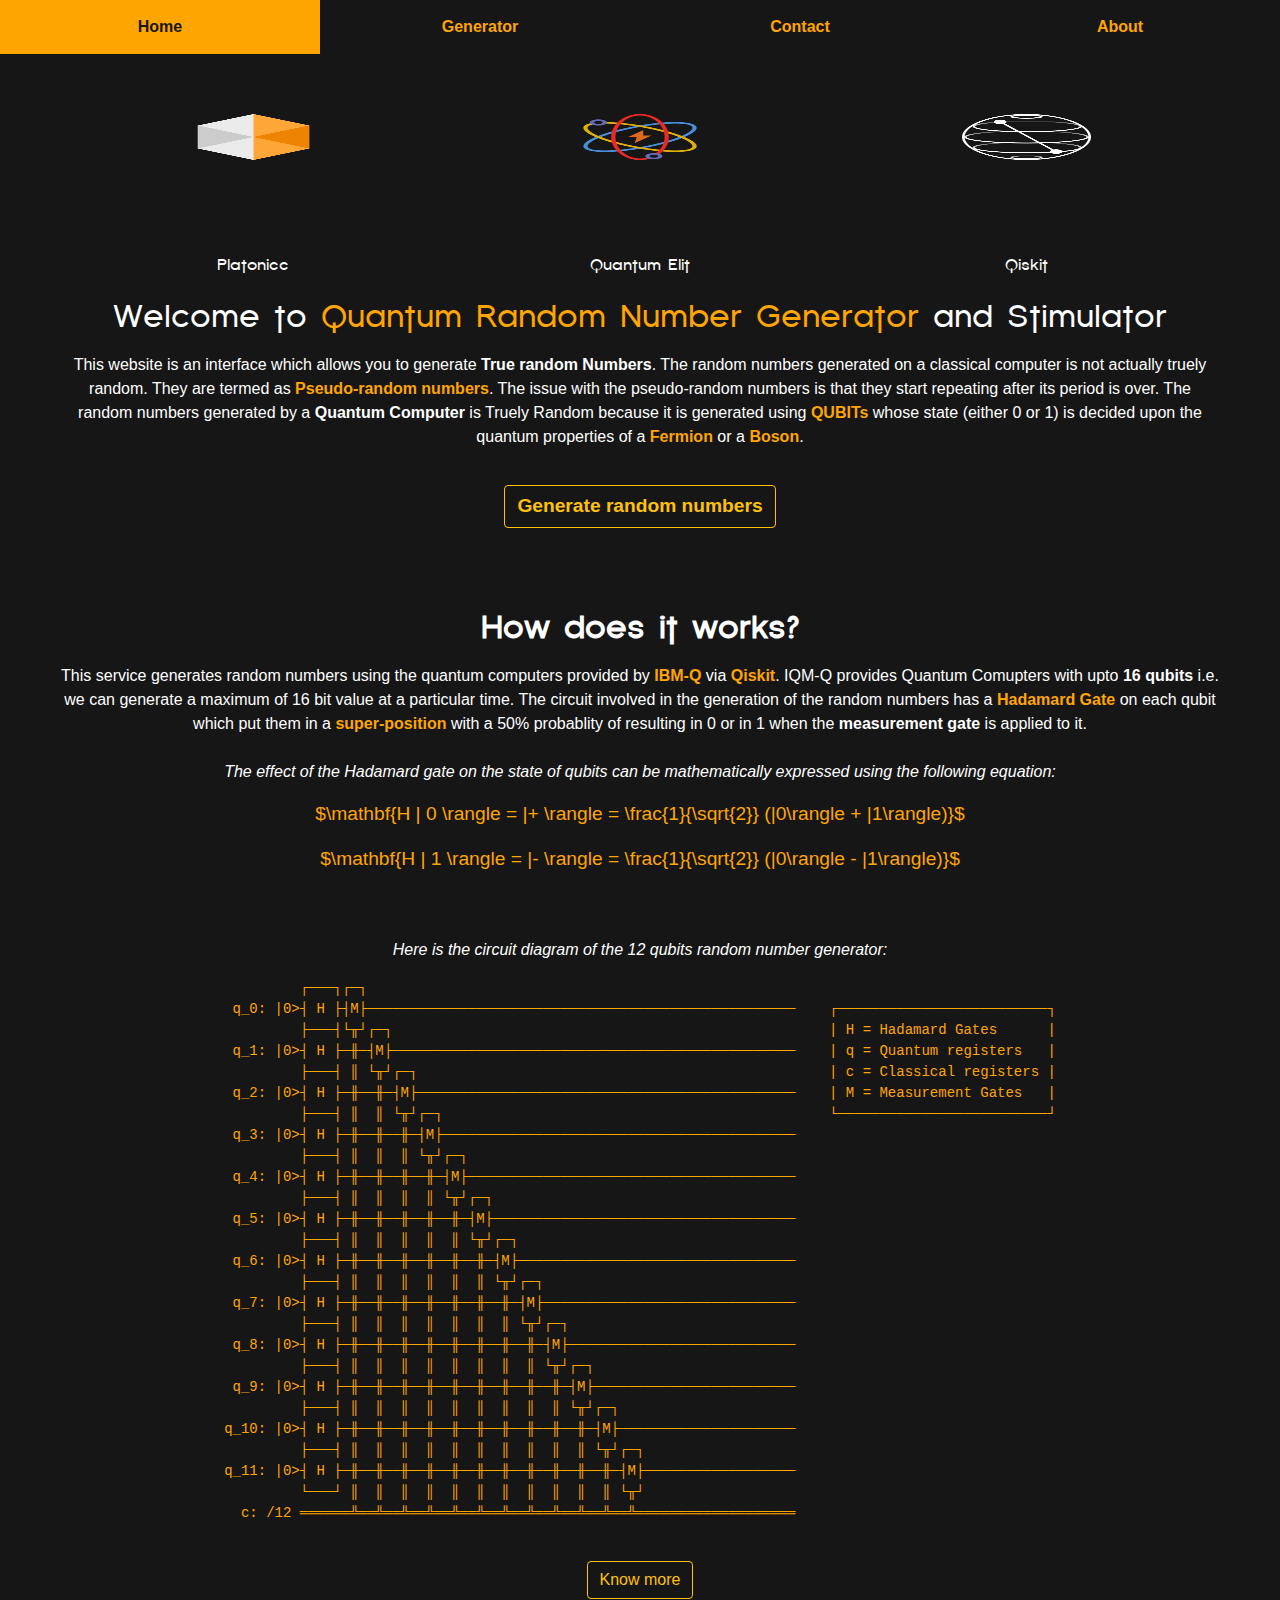
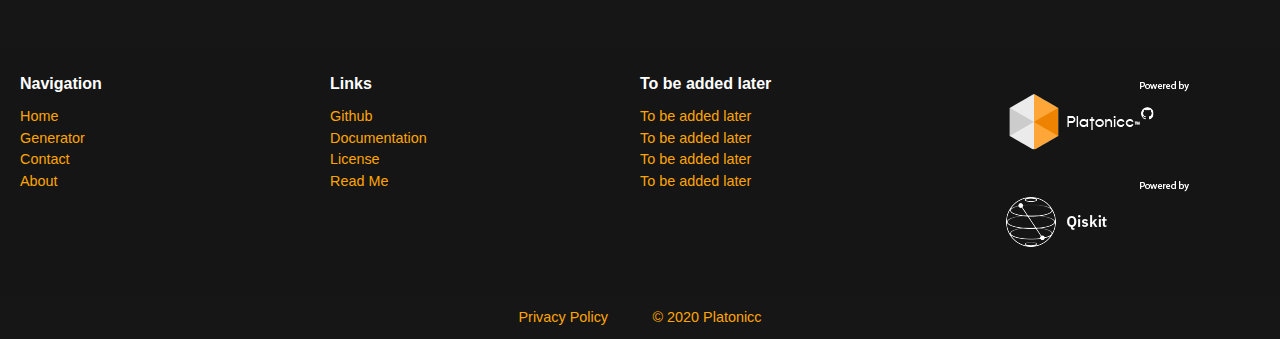
<file: index.html>
<!DOCTYPE html>
<html>
<head>
     <meta charset="UTF-8">
    <link rel="stylesheet" href="https://stackpath.bootstrapcdn.com/bootstrap/4.4.1/css/bootstrap.min.css" integrity="sha384-Vkoo8x4CGsO3+Hhxv8T/Q5PaXtkKtu6ug5TOeNV6gBiFeWPGFN9MuhOf23Q9Ifjh" crossorigin="anonymous">
    <link rel="stylesheet" type="text/css" href="style.css">
    <link rel="icon" href="img/icon/Platonicc.png">
    <title>
        Platonicc Quantum Random Generation
    </title>
</head>
<body>

    <!-- Navigation Bar -->
    <div>
    <ul class="nav">
        <li class="nav_item">
          <a class = "nav_link" href="index.html">Home</a></li>
        <li class="nav_item">
          <a class = "nav_link" href="index.html">Generator</a></li>
        <li class="nav_item">
          <a class = "nav_link" href="index.html">Contact</a></li>
        <li class="nav_item">
          <a class = "nav_link" href="index.html">About</a></li>
    </ul>
  </div>

<!-- Welcome Information -->
    <div class="div_info">

        <div class = "branding_container">
            <div class="platonicc_card">
                    <a href="https://github.com/Platonicc">
                        <img class="logo" src="img/icon/Platonicc.png" alt= "Platonic image"></a>
                    <span class = 'title'>Platonicc</span>
            </div>

            <div class="quantum_elit_card">
                    <a href="https://github.com/orgs/Platonicc/teams/quantum-elit">
                            <img class="logo" src="img/icon/quantum_elit_color.png" alt= "Platonic image"></a>
                    <span class = 'title'>Quantum Elit</span>
            </div>

            <div class="qiskit_card">
                    <a href="https://qiskit.org/">
                            <img class="logo" src="img/icon/qiskit.png" alt= "Platonic image"></a>
                    <span class = 'title'>Qiskit</span>
            </div>

        </div>
       
        <h2 class="title">Welcome to<span class = 'highlight'> Quantum Random Number Generator</span> and Stimulator</h2>
        <p class = "text">
          This website is an interface which allows you to generate <strong>True random Numbers</strong>. The random numbers generated on a classical computer is not actually truely random. They are termed as <a target="_blank" href="https://en.wikipedia.org/wiki/Pseudorandom_number_generator">Pseudo-random numbers</a>. The issue with the pseudo-random numbers is that they start repeating after its period is over. The random numbers generated by a <strong>Quantum Computer</strong> is Truely Random because it is generated using <a target="_blank" href="https://en.wikipedia.org/wiki/Qubit">QUBITs</a> whose state (either 0 or 1) is decided upon the quantum properties of a <a target="_blank" href="https://en.wikipedia.org/wiki/Fermion">Fermion</a> or a <a target="_blank" href="https://en.wikipedia.org/wiki/Boson">Boson</a>.
        </p>

        <a href="generator/index.html">
            <button type="button" class = "btn btn-outline-warning" style="margin: 20px 0px 0px 0px;">
                <span style="font-size: 120%; font-weight: 550;">Generate random numbers</span>
            </button>
        </a>

    </div>



    <div class="div_info">
        <h2 class="title"><strong>How does it works?</strong>
        </h2>
          <p class = "text">
            <script type="text/javascript" src="https://cdn.mathjax.org/mathjax/latest/MathJax.js?config=TeX-AMS-MML_HTMLorMML">
                MathJax.Hub.Config({
                tex2jax: {
                inlineMath: [ ['$','$'], ["\\(","\\)"] ],
                processEscapes: true
                    }
                });
            </script>


          This service generates random numbers using the quantum computers provided by <a target="_blank" href="https://www.ibm.com/quantum-computing/">IBM-Q</a> via <a target="_blank" href="https://qiskit.org/">Qiskit</a>. IQM-Q provides Quantum Comupters with upto <strong>16 qubits</strong> i.e. we can generate a maximum of 16 bit value at a particular time. The circuit involved in the generation of the random numbers has a <a target="_blank" href="https://www.quantum-inspire.com/kbase/hadamard/">Hadamard Gate</a> on each qubit which put them in a <a target="_blank" href="https://en.wikipedia.org/wiki/Quantum_superposition">super-position</a> with a 50% probablity of resulting in 0 or in 1 when the <strong>measurement gate</strong> is applied to it.
          <br><br>
      <span class = "featured_title">
            The effect of the Hadamard gate on the state of qubits can be mathematically expressed using the following equation:
      </span>
      </p>
      <p class = "eq">
            $\mathbf{H | 0 \rangle = |+ \rangle = \frac{1}{\sqrt{2}} (|0\rangle + |1\rangle)}$
      </p>
      <p class="eq">
            $\mathbf{H | 1 \rangle = |- \rangle = \frac{1}{\sqrt{2}} (|0\rangle - |1\rangle)}$
      </p>
      <p class = "text">
        <br>
        <br>
      <span class = "featured_title">
          Here is the circuit diagram of the 12 qubits random number generator:
      </span>
    <pre class="circuit" id="tc1">
         ┌───┐┌─┐                                                                                  
 q_0: |0>┤ H ├┤M├───────────────────────────────────────────────────    ┌─────────────────────────┐
         ├───┤└╥┘┌─┐                                                    | H = Hadamard Gates      |
 q_1: |0>┤ H ├─╫─┤M├────────────────────────────────────────────────    | q = Quantum registers   |
         ├───┤ ║ └╥┘┌─┐                                                 | c = Classical registers |
 q_2: |0>┤ H ├─╫──╫─┤M├─────────────────────────────────────────────    | M = Measurement Gates   |
         ├───┤ ║  ║ └╥┘┌─┐                                              └─────────────────────────┘
 q_3: |0>┤ H ├─╫──╫──╫─┤M├──────────────────────────────────────────                               
         ├───┤ ║  ║  ║ └╥┘┌─┐                                                                      
 q_4: |0>┤ H ├─╫──╫──╫──╫─┤M├───────────────────────────────────────                               
         ├───┤ ║  ║  ║  ║ └╥┘┌─┐                                                                   
 q_5: |0>┤ H ├─╫──╫──╫──╫──╫─┤M├────────────────────────────────────                               
         ├───┤ ║  ║  ║  ║  ║ └╥┘┌─┐                                                                
 q_6: |0>┤ H ├─╫──╫──╫──╫──╫──╫─┤M├─────────────────────────────────                               
         ├───┤ ║  ║  ║  ║  ║  ║ └╥┘┌─┐                                                             
 q_7: |0>┤ H ├─╫──╫──╫──╫──╫──╫──╫─┤M├──────────────────────────────                               
         ├───┤ ║  ║  ║  ║  ║  ║  ║ └╥┘┌─┐                                                          
 q_8: |0>┤ H ├─╫──╫──╫──╫──╫──╫──╫──╫─┤M├───────────────────────────                               
         ├───┤ ║  ║  ║  ║  ║  ║  ║  ║ └╥┘┌─┐                                                       
 q_9: |0>┤ H ├─╫──╫──╫──╫──╫──╫──╫──╫──╫─┤M├────────────────────────                               
         ├───┤ ║  ║  ║  ║  ║  ║  ║  ║  ║ └╥┘┌─┐                                                    
q_10: |0>┤ H ├─╫──╫──╫──╫──╫──╫──╫──╫──╫──╫─┤M├─────────────────────                               
         ├───┤ ║  ║  ║  ║  ║  ║  ║  ║  ║  ║ └╥┘┌─┐                                                 
q_11: |0>┤ H ├─╫──╫──╫──╫──╫──╫──╫──╫──╫──╫──╫─┤M├──────────────────                               
         └───┘ ║  ║  ║  ║  ║  ║  ║  ║  ║  ║  ║ └╥┘                                                 
  c: /12 ══════╩══╩══╩══╩══╩══╩══╩══╩══╩══╩══╩══╩═══════════════════                               
            </pre>
        </p>
        <a href="documentation/index.html">
            <button class ="btn btn-outline-warning" type="button">Know more</button>
        </a>
    </div>

    <footer>
    	<div class = "footer_column">
    		<span style="margin-bottom: 10px;">
    			<strong>Navigation</strong>
    		</span>
    		<a href="">Home</a>
    		<a href="">Generator</a>
    		<a href="">Contact</a>
    		<a href="">About</a>
    	</div>

    	<div class = "footer_column">
    		<span style="margin-bottom: 10px;">
    			<strong>Links</strong>
    		</span>
    		<a href="">Github</a>
    		<a href="">Documentation</a>
    		<a href="">License</a>
    		<a href="">Read Me</a>
    	</div>

    	<div class = "footer_column">
    		<span style="margin-bottom: 10px;">
    			<strong>To be added later</strong>
    		</span>
    		<a href="">To be added later</a>
    		<a href="">To be added later</a>
    		<a href="">To be added later</a>
    		<a href="">To be added later</a>
    	</div>

    	<div class = "footer_column">
    	<a href="https://www.github.com/platonicc">
    		<img src="img/icon/platonicc_banner.png">
    	</a>
    	<a href="https://www.github.com/platonicc">
    		<img src="img/icon/qiskit_banner.png">
    	</a>
    	</div>
    </footer>

    <div class = "end_bar">
    	 <a href="">Privacy Policy</a>
    	 <a href="">© 2020 Platonicc
    </div>

</body>
</html>
</file>
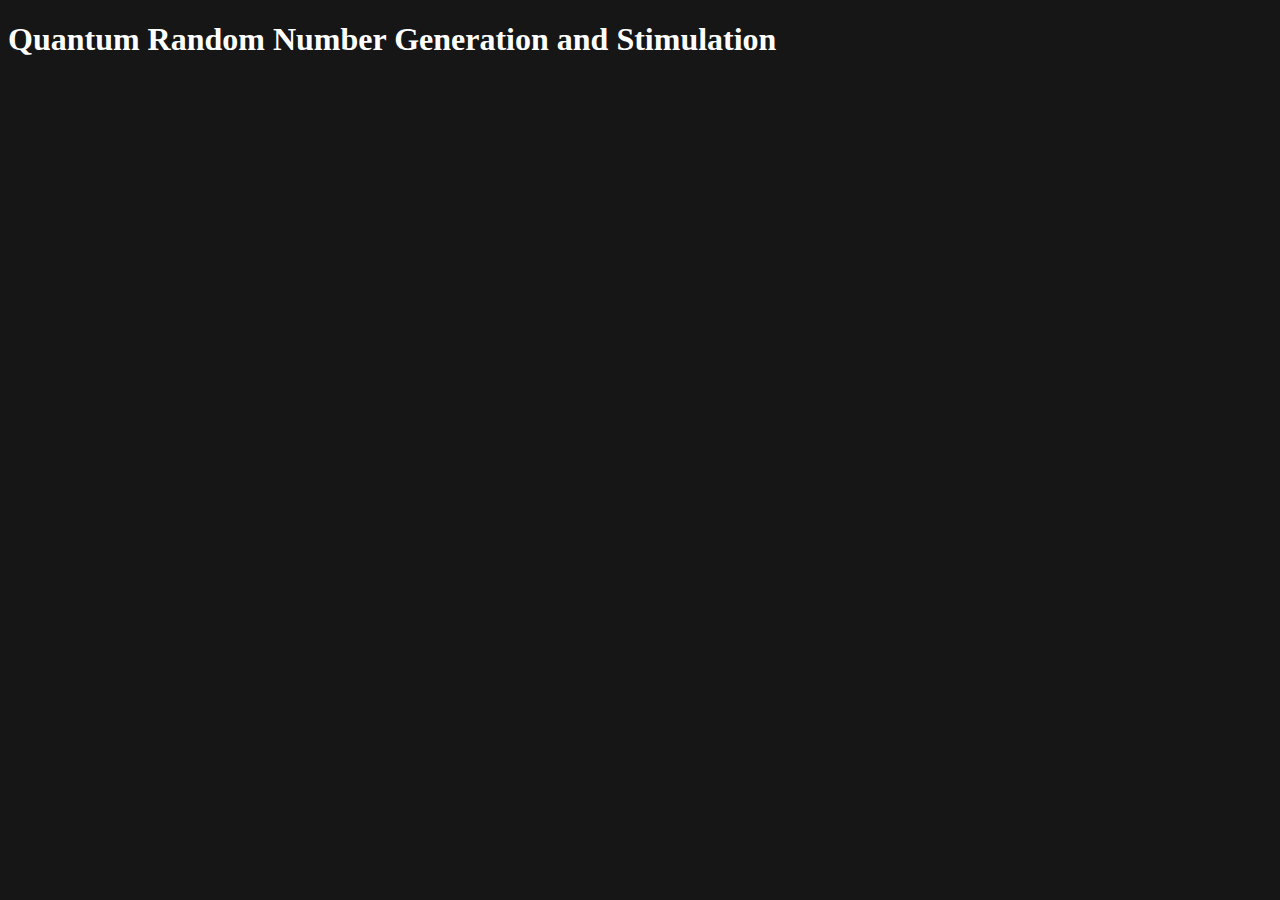
<file: web/index.html>
<!DOCTYPE html>
<html>
<head>
    <link rel="stylesheet" type="text/css" href="style/index.css">
    <link rel="icon" href="img/icon/Platonicc.png">
    <title>
        Platonicc Quantum Random Generation
    </title>
</head>
<body>
    <div class="head_div">
        <h1> Quantum Random Number Generation and Stimulation </h1>
    </div>
</body>
</html>
</file>
<file: style.css>
@font-face {
    font-family: platonicc-font;
    src: url(font/regular.ttf);
}

body {
    background-color: #161616;
    color: white;
}

a {
    color: orange;
    font-weight: 650;
}

footer a{
    font-weight: 400;
    font-size: 90%;
}

.end_bar a{
     font-weight: 400;
    font-size: 90%;
    margin: 20px;
}

.end_bar{
    margin: 10px;
    text-align: center;
}

a:hover {
    color: grey;
}

.circuit{
    color: orange;
}

.branding_container{
    display: flex;
    flex-direction: row;
}

.platonicc_card, .qiskit_card, .quantum_elit_card{
    display: flex;
    flex-direction: column;
    flex:1;
}

.platonicc_card:hover, .quantum_elit_card:hover, .qiskit_card:hover {
    color: orange;
    border-block-style: solid;
    background-color: #252525;
    border-radius: 20px;
    border-color: transparent;
    box-shadow: 5px 5px 20px black;
    text-align: center;
    }

.div_box {
    padding: 20px;
    border-block-style: solid;
    background-color: #252525;
    border-radius: 20px;
    border-color: transparent;
    box-shadow: 5px 5px 20px black;
    margin: 30px 40px 30px 40px;
    text-align: center;
}

.div_info {
    text-align: center;
    padding: 20px;
    margin: 30px 40px 30px 40px;
}

.nav {
    border-radius: 0px 0px 5px 5px;
    border-color: transparent;
    margin: 0;
    list-style-type: none;
    padding: 0px;
}

.nav_item {
    width: 25%;
    display: block;
    color: orange;
    background-color: transparent;
    text-align: center;
}
.nav a{
    display: block;
    padding: 15px;
}
.nav_item:hover {
    background-color: orange;
}

.nav_item .nav_link {
    color: orange;
    font-size: auto;
}

.nav_item:hover .nav_link {
    color: #161616;
    text-decoration: none;
}

.logo {
    margin-top: 10px;
    max-width: 33.3%;
    max-height: 33.3%;
    min-width: 33.3%;
    min-height: 33.3%
    width: auto;
    height: auto;
}

.title {
    font-family: platonicc-font;
    padding: 10px;
}

.highlight {
    color: orange;
}

.eq{
    color: orange;
    padding=50px;
    font-size: 120%;
}

.featured_title{
    font-style: italic;
}

footer{
    display: flex;
    flex-direction: row;
    align-self: stretch;
    border-block-style: solid;
    background-color: #151515;
    padding: 20px;
    border-color: transparent;
    text-align: center;
    flex:1;
}

.footer_column{
    display: flex;
    flex-direction: column;
    align-items: flex-start;
    width: 25%;
}

.footer_column_last{
    display: flex;
    flex-direction: column;
    align-items: flex-end;
    width: 50%;
}

.footer_logo{
    max-height: 30%;
    max-width: 30%;
    height: auto;
    width: auto;
}

@media (max-width: 900px){
    .logo{
         max-width: 50%;
    max-height: 50%;
    min-width: 50%;
    min-height: 50%
    background-color:red;
    width: auto;
    height: auto;
    }

    .footer_logo{
    max-height: 40%;
    max-width: 40%;
    height: auto;
    width: auto;
}

}
</file>
<file: web/style/index.css>
@font-face {
    font-family: platonicc-font;
    src: url(../font/regular.ttf);
}

body {
    background-color: #161616;
    color: white;
}

.a {
    color: orange;
}

.a:hover {
    color: grey;
}

.div_box {
    padding: 20px;
    border-block-style: solid;
    background-color: #252525;
    border-radius: 20px;
    border-color: #00000000;
    box-shadow: 5px 5px 20px black;
    margin: 30px 40px 30px 40px;
    text-align: center;
}

.div_info {
    text-align: center;
    padding: 20px;
    margin: 30px 40px 30px 40px;
}

.nav {
    border-radius: 0px 0px 5px 5px;
    border-color: #00000000;
    margin: 0;
    list-style-type: none;
    padding: 0px;
}

.nav_item {
    padding: 1%;
    width: 25%;
    display: block;
    color: orange;
    background-color: transparent;
    text-align: center;
}

.nav_item:hover {
    background-color: orange;
}

.nav_item .nav_link {
    color: orange;
}

.nav_item:hover .nav_link {
    color: white;
    text-decoration: none;
}

.logo {
    width: 10%;
    height: 10%;
}

.title {
    font-family: platonicc-font;
    padding: 10px;
}

.highlight {
    color: orange;
}
</file>
